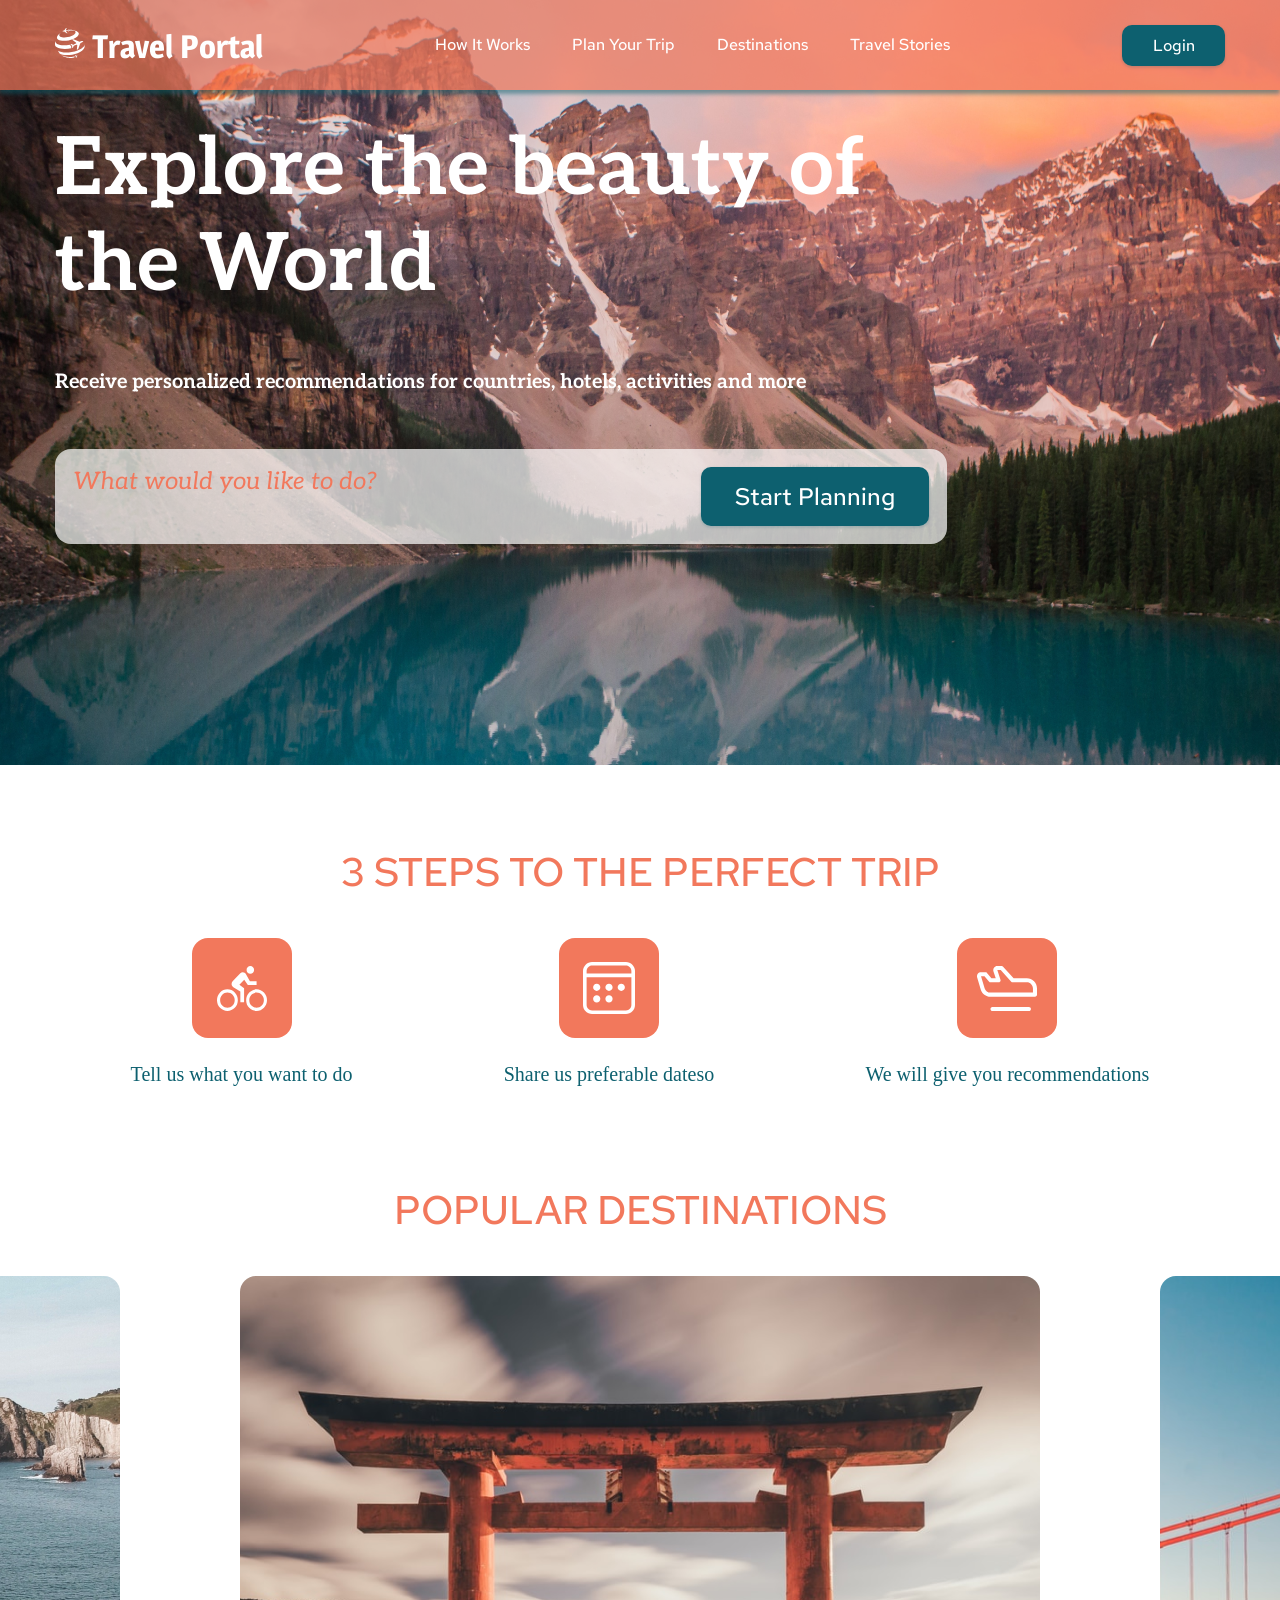
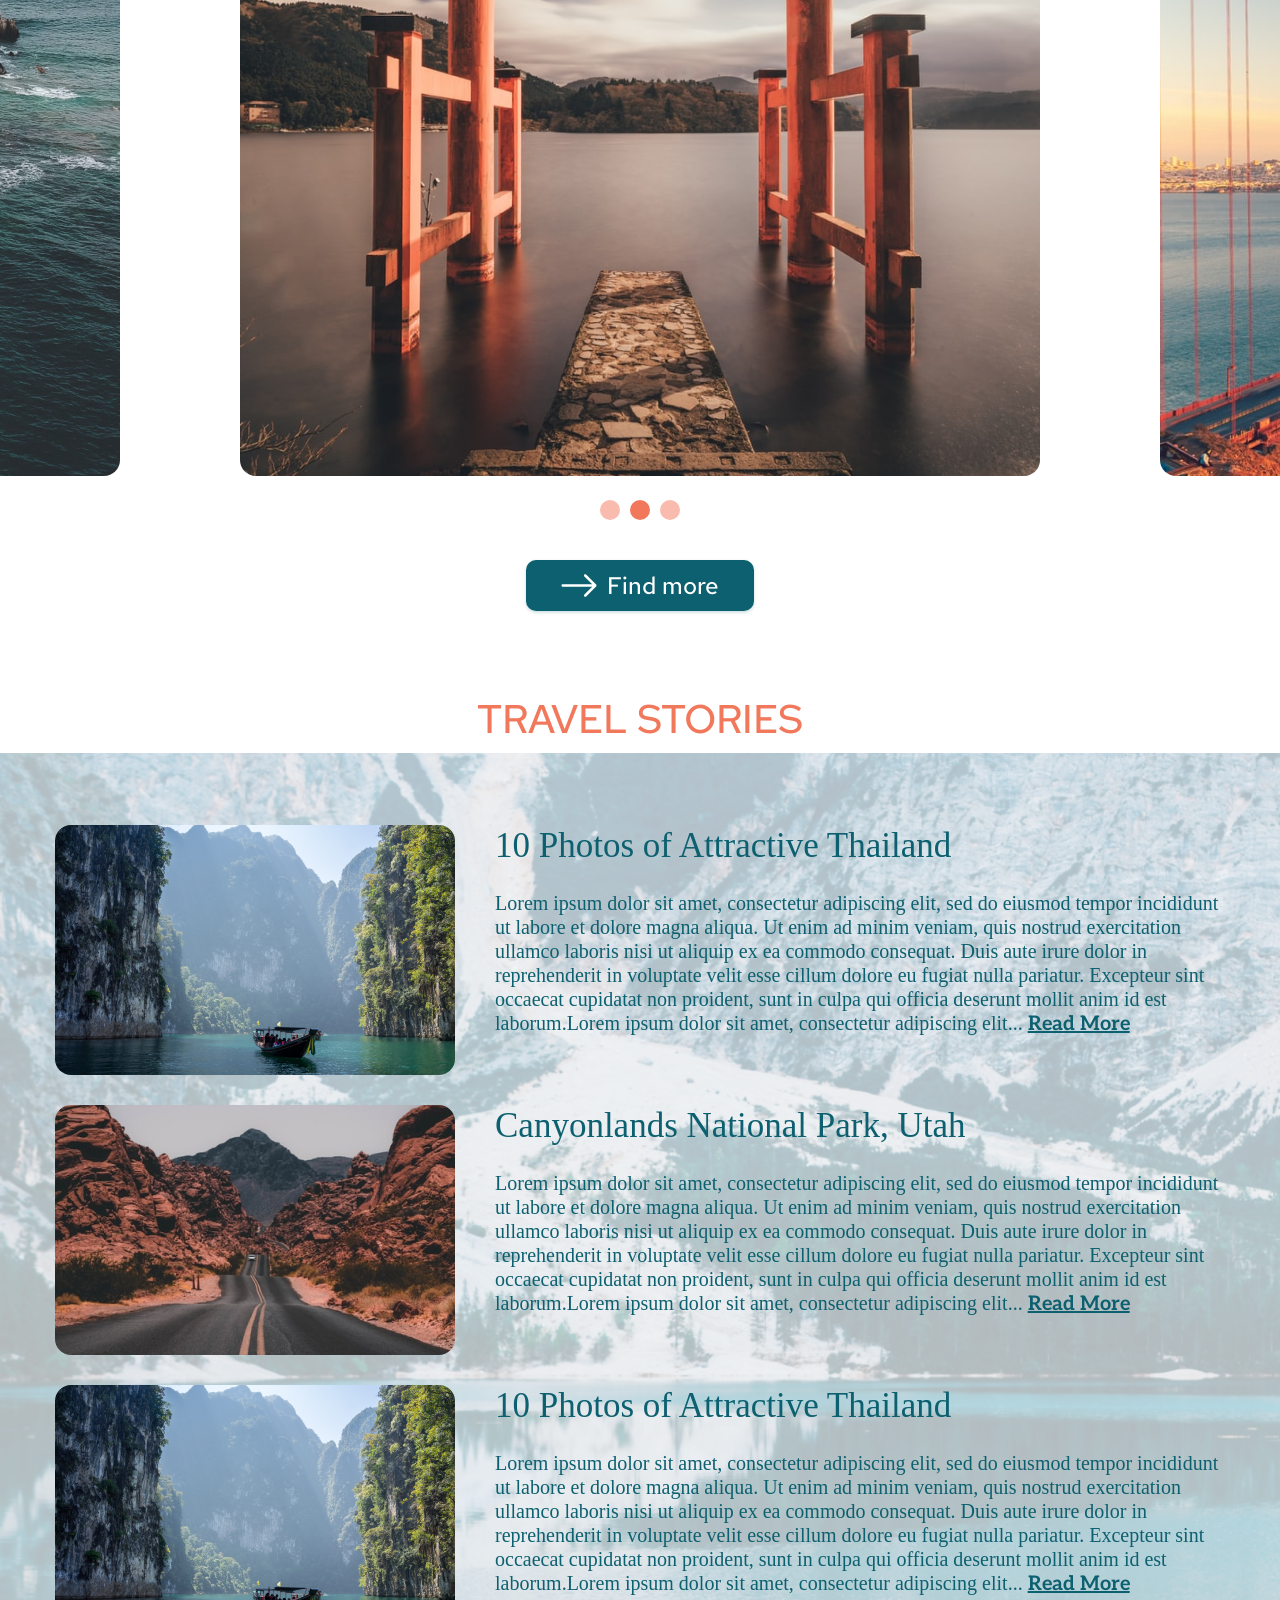
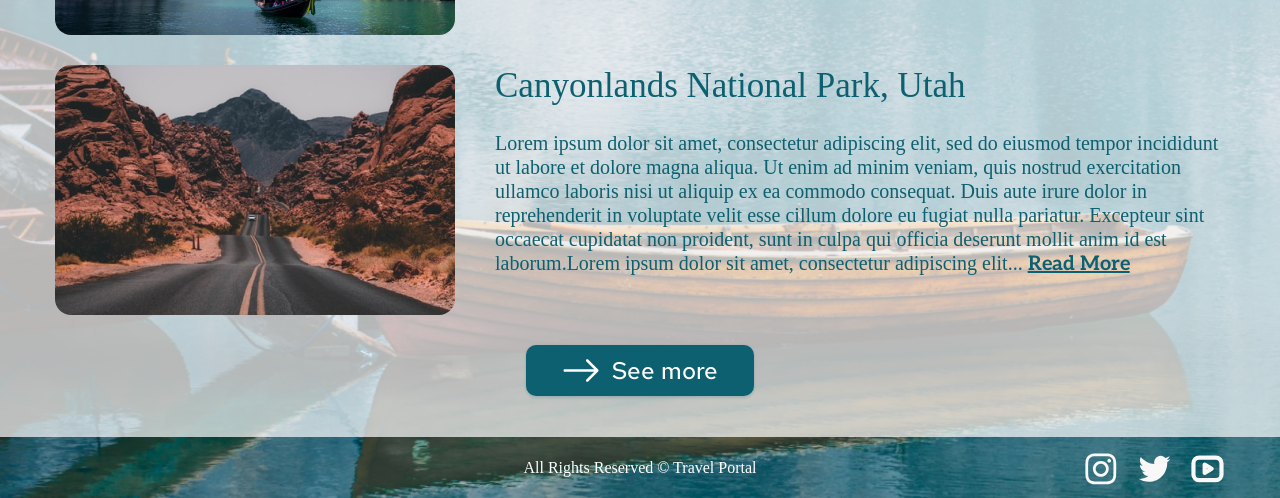
<file: travel/index.html>
<!doctype html>
<html lang="zxx">
<head>
    <meta charset="UTF-8">
    <meta name="viewport" content="width=device-width,initial-scale=1.0,viewport-fit=cover">
    <meta http-equiv="X-UA-Compatible" content="ie=edge">
    <link rel="preconnect" href="https://fonts.googleapis.com">
    <link rel="preconnect" href="https://fonts.gstatic.com" crossorigin>
    <link href="https://fonts.googleapis.com/css2?family=Red+Hat+Text:ital,wght@0,300;0,400;0,500;0,600;1,300;1,400;1,500;1,600;1,700&display=swap" rel="stylesheet">
    <link href="https://fonts.googleapis.com/css2?family=Magra:wght@400;700&display=swap" rel="stylesheet">
    <link href="https://fonts.googleapis.com/css2?family=Aleo:ital,wght@0,300;0,400;0,700;1,300;1,400;1,700&display=swap" rel="stylesheet">
    <link rel="icon" href="./assets/favicon.ico">
    <link rel="stylesheet" href="./style/reset.css">
    <link rel="stylesheet" href="./style/style.css">

    <title>Document</title>
</head>
<body>
<div class="wrapper">
    <header>

        <div class="container container-header">
            <div class="inner-wrapper header-wrapper">
                <div class="header-logo">
                    <div class="logo">
                            <img src="./assets/svg/logo.svg" alt="logo Travel Portal">
                            Travel Portal
                    </div>
                </div>
                <nav class="header-nav">
                    <ul class="header-menu">
                        <li><a href="#preview">How It Works</a></li>
                        <li><a href="#steps">Plan Your Trip</a></li>
                        <li><a href="#destinations">Destinations</a></li>
                        <li><a href="#stories">Travel Stories</a></li>
                    </ul>
                </nav>
                <button class="btn btn-login">
                    Login
                </button>
            </div>

        </div>

    </header>

    <main>
        <div class="container container-main">

            <section class="section preview" id="preview">
                <div class="inner-wrapper">
                    <div class="preview-info">
                        <h1>Explore the beauty of the World</h1>
                        <span>
                            Receive personalized recommendations for countries, hotels, activities and more
                        </span>
                        <div class="search">
                            <div contenteditable="true">
                                What would you like to do?
                            </div>
                            <button class="btn btn-preview" contenteditable="false">Start Planning</button>
                        </div>
                    </div>
                </div>
            </section>

            <section class="section steps" id="steps">
                <div class="inner-wrapper">
                    <div class="section-title">
                        <h2>3 STEPS TO THE PERFECT TRIP</h2>
                    </div>
                    <div class="steps-body">
                        <div class="step">
                            <div class="icon">
                                <img src="./assets/svg/Frame_28.svg" alt="logo step 1">
                            </div>
                            <span>Tell us what you want to do</span>
                        </div>
                        <div class="step">
                            <div class="icon">
                                <img src="./assets/svg/Frame_11.svg" alt="logo step 2">
                            </div>
                            <span>Share us preferable dateso</span>
                        </div>
                        <div class="step">
                            <div class="icon">
                                <img src="./assets/svg/Frame_12.svg" alt="logo step 3">
                            </div>
                            <span>We will give you recommendations</span>
                        </div>
                    </div>
                </div>
            </section>

            <section class="section destinations" id="destinations">

                <div class="section-title">
                    <h2>POPULAR DESTINATIONS</h2>
                </div>

                <div class="destination-body">
                    <img src="./assets/img/Rectangle_23.jpg" alt="photo ocean" title="ocean">
                    <img src="./assets/img/Rectangle_24.jpg" alt="photo Japan" title="Japan">
                    <img src="./assets/img/Rectangle_25.jpg" alt="photo USA" title="USA">
                </div>
                <div class="pagination">
                    <div></div>
                    <div class="active"></div>
                    <div></div>
                </div>
                <button class="btn btn-section">
                    <img src="./assets/svg/btn-section.svg" alt="logo find more">Find more
                </button>
            </section>

            <section class="section stories" id="stories">
                <div class="bg">
                    <div class="inner-wrapper">
                    <div class="section-title stories-section-title">
                        <h2>TRAVEL STORIES</h2>
                    </div>
                    <div class="story">
                        <div class="story-img">
                            <img src="./assets/img/Rectangle_29.jpg"
                                 alt="10 Photos of Attractive Thailand"
                                    title="10 Photos of Attractive Thailand">
                        </div>
                        <div class="story-body">
                            <div class="story-title">
                                <h3>10 Photos of Attractive Thailand</h3>
                            </div>
                            <p>
                                Lorem ipsum dolor sit amet, consectetur adipiscing elit,
                                sed do eiusmod tempor incididunt ut labore et dolore magna aliqua.
                                Ut enim ad minim veniam, quis nostrud exercitation ullamco laboris nisi ut aliquip ex ea commodo consequat.
                                Duis aute irure dolor in reprehenderit in voluptate velit esse cillum dolore eu fugiat nulla pariatur.
                                Excepteur sint occaecat cupidatat non proident, sunt in culpa qui officia deserunt mollit anim id est
                                laborum.Lorem ipsum dolor sit amet, consectetur adipiscing elit... <span>Read More</span>
                            </p>
                        </div>
                    </div>
                    <div class="story">
                        <div class="story-img">
                            <img src="./assets/img/Rectangle_30.jpg"
                                 alt="Canyonlands National Park, Utah"
                                    title="Canyonlands National Park, Utah">
                        </div>
                        <div class="story-body">
                            <div class="story-title">
                                <h3>Canyonlands National Park, Utah</h3>
                            </div>
                            <p>
                                Lorem ipsum dolor sit amet, consectetur adipiscing elit,
                                sed do eiusmod tempor incididunt ut labore et dolore magna aliqua.
                                Ut enim ad minim veniam, quis nostrud exercitation ullamco laboris nisi ut aliquip ex ea commodo consequat.
                                Duis aute irure dolor in reprehenderit in voluptate velit esse cillum dolore eu fugiat nulla pariatur.
                                Excepteur sint occaecat cupidatat non proident, sunt in culpa qui officia deserunt mollit anim id est
                                laborum.Lorem ipsum dolor sit amet, consectetur adipiscing elit... <span>Read More</span>
                            </p>
                        </div>
                    </div>
                    <div class="story">
                        <div class="story-img">
                            <img src="./assets/img/Rectangle_29.jpg"
                                 alt="I left my heart in the Mountains!"
                                    title="I left my heart in the Mountains!">
                        </div>
                        <div class="story-body">
                            <div class="story-title">
                                <h3>10 Photos of Attractive Thailand</h3>
                            </div>
                            <p>
                                Lorem ipsum dolor sit amet, consectetur adipiscing elit,
                                sed do eiusmod tempor incididunt ut labore et dolore magna aliqua.
                                Ut enim ad minim veniam, quis nostrud exercitation ullamco laboris nisi ut aliquip ex ea commodo consequat.
                                Duis aute irure dolor in reprehenderit in voluptate velit esse cillum dolore eu fugiat nulla pariatur.
                                Excepteur sint occaecat cupidatat non proident, sunt in culpa qui officia deserunt mollit anim id est
                                laborum.Lorem ipsum dolor sit amet, consectetur adipiscing elit... <span>Read More</span>
                            </p>
                        </div>
                    </div>
                    <div class="story">
                        <div class="story-img">
                            <img src="./assets/img/Rectangle_30.jpg"
                                 alt="The Longest journey in my life!"
                                    title="The Longest journey in my life!">
                        </div>
                        <div class="story-body">
                            <div class="story-title">
                                <h3>Canyonlands National Park, Utah</h3>
                            </div>
                            <p>
                                Lorem ipsum dolor sit amet, consectetur adipiscing elit,
                                sed do eiusmod tempor incididunt ut labore et dolore magna aliqua.
                                Ut enim ad minim veniam, quis nostrud exercitation ullamco laboris nisi ut aliquip ex ea commodo consequat.
                                Duis aute irure dolor in reprehenderit in voluptate velit esse cillum dolore eu fugiat nulla pariatur.
                                Excepteur sint occaecat cupidatat non proident, sunt in culpa qui officia deserunt mollit anim id est
                                laborum.Lorem ipsum dolor sit amet, consectetur adipiscing elit... <span>Read More</span>
                            </p>
                        </div>
                    </div>
                    <button class="btn btn-section">
                        <img src="./assets/svg/btn-section.svg" alt="button see more">See more
                    </button>
                </div>
                </div>
            </section>


        </div>

    </main>

    <footer>

        <div class="container container-footer">

            <div class="inner-wrapper">
                <span>
                    All Rights Reserved © Travel Portal
                </span>
                <div class="social">
                    <ul class="social-list">
                        <li class="social-item">
                            <a href="https://rs.school/js-stage0/">
                                <img src="./assets/svg/akar-icons_instagram-fill.svg" alt="logo instagram">
                            </a>
                        </li>

                        <li class="social-item">
                            <a href="https://github.com/AntonFartovii/">
                                <img src="./assets/svg/akar-icons_twitter-fill.svg" alt="logo twitter">
                            </a>
                        </li>

                        <li class="social-item">
                            <a href="https://rs.school/js-stage0/">
                                <img src="./assets/svg/akar-icons_video.svg" alt="logo youtube">
                            </a>
                        </li>
                    </ul>

                </div>
            </div>
        </div>
    </footer>



</div>
<div class="popup popup-auth">
    <div class="popup-title">
        Log in to your account
    </div>
    <div class="auth-fb">
        <a>
            <img src="assets/svg/fb.svg" alt="fb logo"/>
            Sign In with Facebook
        </a>
    </div>
    <div class="auth-google">
        <a>
            <img src="assets/svg/google.svg" alt="google logo"/>
            Sign In with Google
        </a>
    </div>
    <hr class="main"/>
    <label for="email">E-mail</label>
    <input id="email" class="input">
    <label for="pass">Password</label>
    <input id="pass" class="input">
    <button class="btn btn-popup">Sign In</button>
    <div class="link-auth">
        <a>Forgot Your Password?</a>
        <hr class="auth"/>
        <span>Don’t have an account?</span>&nbsp;<a class="link-reg">Register</a>
    </div>

</div>
    <div class="popup popup-reg">
        <div class="popup-title">
            Create account
        </div>

        <label for="email">E-mail</label>
        <input id="email" class="input">
        <label for="pass">Password</label>
        <input id="pass" class="input">
        <button class="btn btn-popup">Sign In</button>
        <div class="link-auth">
            <a>Forgot Your Password?</a>
            <hr class="auth"/>
            <span>Already have an account?</span>&nbsp;<a class="link-in">Log in</a>
        </div>

    </div>
<script src="index.js"></script>
</body>
</html>
</file>
<file: travel/style/style.css>
html {
    scroll-behavior: smooth;
}
button,
button:active,
button:focus {
    border-style: none;
    border-image: none;
    cursor: pointer;
}

*, *::after, *::before {
    box-sizing: border-box;
    margin: 0;
    padding: 0;
}

:root {
    --h-color:       #F2785C;
    --text:          #0D606F;
    --footer-height: 61px;
    --header-height: 90px;
    --popup-width:   650px;
}
a {
    cursor: pointer;
}

input {
    border-color: unset;
    border-width: 0px;
}

/*-----------------------Start Fonts-------------------------*/
@font-face {
    font-family: "Red Hat Text";
    src: url('../assets/fonts/Red_Hat_Text');
}
@font-face {
    font-family: "Magra";
    src: url("../assets/fonts/Magra");
}

@font-face {
    font-family: "Aleo";
    src: url("../assets/fonts/Aleo");
}

h1, h3 , label, p,
header span, main span {
    font-family: 'Aleo', serif;
}

h2, button, a, footer span{
    font-family: 'Red Hat Text', serif;
}
/*-----------------------End Fonts-------------------------*/


/*-----------------------------------------------------*/
.wrapper {
    position: relative;
    background: #ffffff;
    display: flex;
    flex-direction: column;
    justify-content: space-between;
}
.wrapper.active {
    opacity: 0.7;
}
header, footer {
    color: #ffffff;
    width: 100%;
}
header {
    position: relative;
    z-index: 5;
}

a, h1, h2, h3, span, button, label {
    font-style: normal;
}


h1 {
    font-weight: 700;
    font-size: 80px;
    line-height: 96px;
    color: #FFFFFF;
}

h2 {
    font-weight: 500;
    font-size: 40px;
    line-height: 53px;
    color: #F2785C;
}

h3 {
    font-weight: 400;
    font-size: 35px;
    line-height: 42px;
    color: #0D606F;
}

.container {
    position: relative;
    height:  100%;
    max-width: 1440px;
    margin: 0 auto;
}

.inner-wrapper {
    position: relative;
    max-width: 1170px;
    margin: 0 auto;
}

.container-header {

    background: rgba(242, 120, 92, 0.7);
    box-shadow: 0px 4px 4px rgba(13, 96, 111, 0.5);

}

.header-wrapper {

    height: var(--header-height);
    display: flex;
    flex-direction: row;
    align-items: center;
    justify-content: space-between;

}

nav {
    font-family: 'Red Hat Text';
}

.header-menu {
    display: flex;
    flex-direction: row;
}
.header-menu li {
    margin-right: 42px;
}
.header-menu li:last-child {
    margin-right: 0px;
}
.header-menu li a {
    font-weight: 500;
    font-size: 16px;
    color: #FFFFFF;
    text-decoration: none;
}

.logo {
    font-family: 'Magra';
    font-weight: 600;
    font-size: 32px;
    color: #FFFFFF;
}

.destinations {
    height: 100%;
    margin-bottom: 20px;
}
.destination-body {
    display: flex;
    flex-direction: row;

    justify-content: center;
    align-items: center;

    overflow: hidden;
}
.destination-body img {
    margin: 0 60px;
    max-width: 800px;
    max-height: 800px;
    border-radius: 16px;
}
.pagination {
    margin: 0 auto;
    display: flex;
    flex-direction: row;
    padding: 24px 0 40px;
    width: max-content;
}
.pagination div{
    background: #F2785C;
    margin-right: 10px;
    width: 20px;
    height: 20px;
    border-radius: 50%;
    opacity: 0.5;
}
.pagination div:last-child {
    margin-right: 0px;
}
.pagination div.active {
    opacity: 1;
}





/*---------------start section-------------*/
.section {
    position: relative;
    width: 100%;
    font-family: 'Aleo';
}
.section-title {

    width: 100%;
    text-align: center;
    margin-bottom: 40px;
}
.stories-section-title {
    margin-bottom: 80px;
}
/*---------------end section-------------*/

.preview {
    top: calc(var(--header-height) * -1);
    height: 765px;
    margin-bottom: calc(80px - var(--header-height));
    background: url("../assets/img/garrett-parker-DlkF4-dbCOU-unsplash.jpg") no-repeat;
    background-size: cover;
    padding-top: 122px;
}
.preview-info {
    font-family: 'Aleo';
    font-style: italic;
    max-width: 892px;
    height: 422px;
    color: #FFFFFF;
    display: flex;
    flex-direction: column;
    justify-content: space-between;


}
.preview-info span {

    font-weight: 700;
    font-size: 20px;
    line-height: 24px;

}
/*--------------start button------------------------*/
.btn {
    display: flex;
    flex-direction: row;
    flex-wrap: nowrap;
    align-items: center;
    justify-content: space-around;

    flex-shrink: 0;
    text-align: center;
    padding: 10px 30px;
    background: #0D606F;
    text-align: center;
    border-radius: 10px;
    font-weight: 500;
    color: #FFFFFF;
    box-shadow: 0px 0px 3px rgba(13, 96, 111, 0.08), 0px 2px 3px rgba(13, 96, 111, 0.16);
}

.btn-login {
    font-size: 16px;
    width: 103px;
}

/*body:active .popup {*/
/*    display: block;*/
/*}*/

.btn-preview {
    font-size: 24px;
    width: 228px;
}

.btn-section {
    font-size: 24px;
    width: 228px;
    margin: 0 auto;
}
.btn-popup {

    width: 100%;
    margin: 25px 0 10px 0;
    padding: 14px;
    font-weight: 400;
    font-size: 20px;
    line-height: 26px;
}
/*--------------end button------------------------*/

.search {
    display: flex;
    flex-direction: row;
    justify-content: space-between;

    font-family: 'Aleo';
    font-style: italic;
    font-weight: 400;
    font-size: 24px;
    line-height: 29px;

    color: #F2785C;

    position: relative;
    padding: 18px;
    width: 100%;
    height: 95px;
    background: rgba(255, 255, 255, 0.7);
    border-radius: 16px;

}

/*--------------------------Start section steps----------------*/

.steps {
    margin-bottom: 97px;
}
.steps-body {
    display: flex;
    flex-direction: row;
    justify-content: space-around;
}
.steps .step {
    text-align: center;
}
.steps .icon {
    margin-left: auto;
    margin-right: auto;
    margin-bottom: 24px;
    width: 100px;
    height: 100px;
    background-color: #ffffff;
}
.steps span {
    font-weight: 400;
    font-size: 20px;
    line-height: 24px;
    color: #0D606F;
}


/*--------------------------Start section stories----------------*/
.stories {
    padding-bottom: var(--footer-height);
    bottom: -61px;
    background-image: url("../assets/img/Rectangle_27.jpg");
    background-repeat: no-repeat;
    background-size: cover;
    background-position-y: 61px;
}


.stories .story {
    display: flex;
    flex-direction: row;
    margin-bottom: 30px;
    color: #0D606F;
}
.stories .story:last-child {
    margin-bottom: 40px;
}

.story .story-img {
    max-width: 400px;
    max-height: 250px;
}
.story .story-img img {
    border-radius: 16px;
}
.story .story-body {
    display: flex;
    flex-direction: column;
    margin-left: 40px;
}

.story span {
    font-weight: 700;
    text-decoration: underline;
    cursor: pointer;
}
.story .story-title {
    margin-bottom: 24px;
}
.story p {
    font-weight: 400;
    font-size: 20px;
    line-height: 24px;
}

.bg {
    position: relative;
    background: rgba(255, 255, 255, 0.7);
    padding-bottom: 41px;
}
/*--------------------------end section stories----------------*/

/*---------------Start Footer--------------------*/
footer {
    position: relative;
    bottom: 0;
    left: 0;
    height: var(--footer-height);
    line-height: var(--footer-height);
}

.container-footer {
    position: relative;
    height: 100%;
    text-align: center;
}

.social-list {
    width: 141px;
    position: absolute;
    display: flex;
    flex-direction: row;
    justify-content: space-between;
    right: 0;
    bottom: 0;
}
.social * {
    vertical-align: middle;
}


/*--------------------------popup-----------------------*/

.popup {
    display: none;
    position: absolute;
    opacity: 1;
    z-index: 101;
    top: var(--header-height);
    left: calc(50% - (var(--popup-width) / 2));
    max-width: var(--popup-width);
    margin-left: auto;
    margin-right: auto;
    padding: 25px 45px 23px 45px;
    background: linear-gradient(177.09deg, #FFFFFF 6.15%, #0D606F 202.69%);
    box-shadow: 0px 4px 4px rgba(0, 0, 0, 0.25);
    border-radius: 16px;
}
.popup-title {
    margin-bottom: 30px;
    text-align: center;
    font-family: 'Aleo';
    font-weight: 700;
    font-size: 32px;
    line-height: 38px;
    color: #0D606F;
}

.popup-inner {
    margin: 0 auto;
    max-width: 560px;
}
.auth-fb, .auth-google  {

    box-shadow: 0px 0px 3px rgba(13, 96, 111, 0.08), 0px 2px 3px rgba(13, 96, 111, 0.16);
    height: 56px;
    border-radius: 10px;
}

.auth-fb a, .auth-google a {
    height: 100%;
    display: flex;
    justify-content: center;
    flex-direction: row;
    align-items: center;
    font-weight: 400;
    font-size: 20px;
}

.auth-fb a {
    color: #FFFFFF;
}

.auth-google a {
    color: #0D606F;
}

.auth-fb img, .auth-google img {
    margin-right: 15px;
}

.auth-fb {
    color: #FFFFFF;
    margin-bottom: 20px;
    background: #1877F2;
}

.auth-google {
    color: #0D606F;
    margin-bottom: 30px;
    background: #FFFFFF;
}

.popup .input {
    width: 100%;
    height: 54px;
    background: #FFFFFF;
    box-shadow: inset 0px 0px 3px rgba(13, 96, 111, 0.08), inset 0px 2px 3px rgba(13, 96, 111, 0.16);
    border-radius: 10px;
    margin-bottom: 5px;
}

.popup label {
    font-weight: 400;
    font-size: 16px;
    line-height: 19px;
    color: #0D606F;
}
hr.main:after {
    content: 'or';
    position: relative;
    left: 50%;
    top: 0;
    font-family: 'Aleo';
    font-style: normal;
    font-weight: 700;
    font-size: 20px;
    line-height: 24px;
    /* identical to box height */


    color: rgba(13, 96, 111, 0.5);
}
hr.main, hr.auth {
    margin: 26px 0 20px 0;
    border: 1px solid rgba(13, 96, 111, 0.5);
    transform: rotate(0.1deg);
}

.popup .link-auth {
    text-align: center;
}

.popup .link-auth a,
.popup .link-auth span {
    font-weight: 700;
    font-size: 15px;
    line-height: 18px;
    font-family: 'Aleo';

}

.popup .link-auth a {
    text-decoration-line: underline;
    color: #0D606F;
    text-shadow: 0px 2px 3px rgba(255, 255, 255, 0.16);
}
.popup .link-auth span {
    color: rgba(13, 96, 111, 0.5);
    text-shadow: 0px 2px 3px rgba(255, 255, 255, 0.16);
}
</file>
